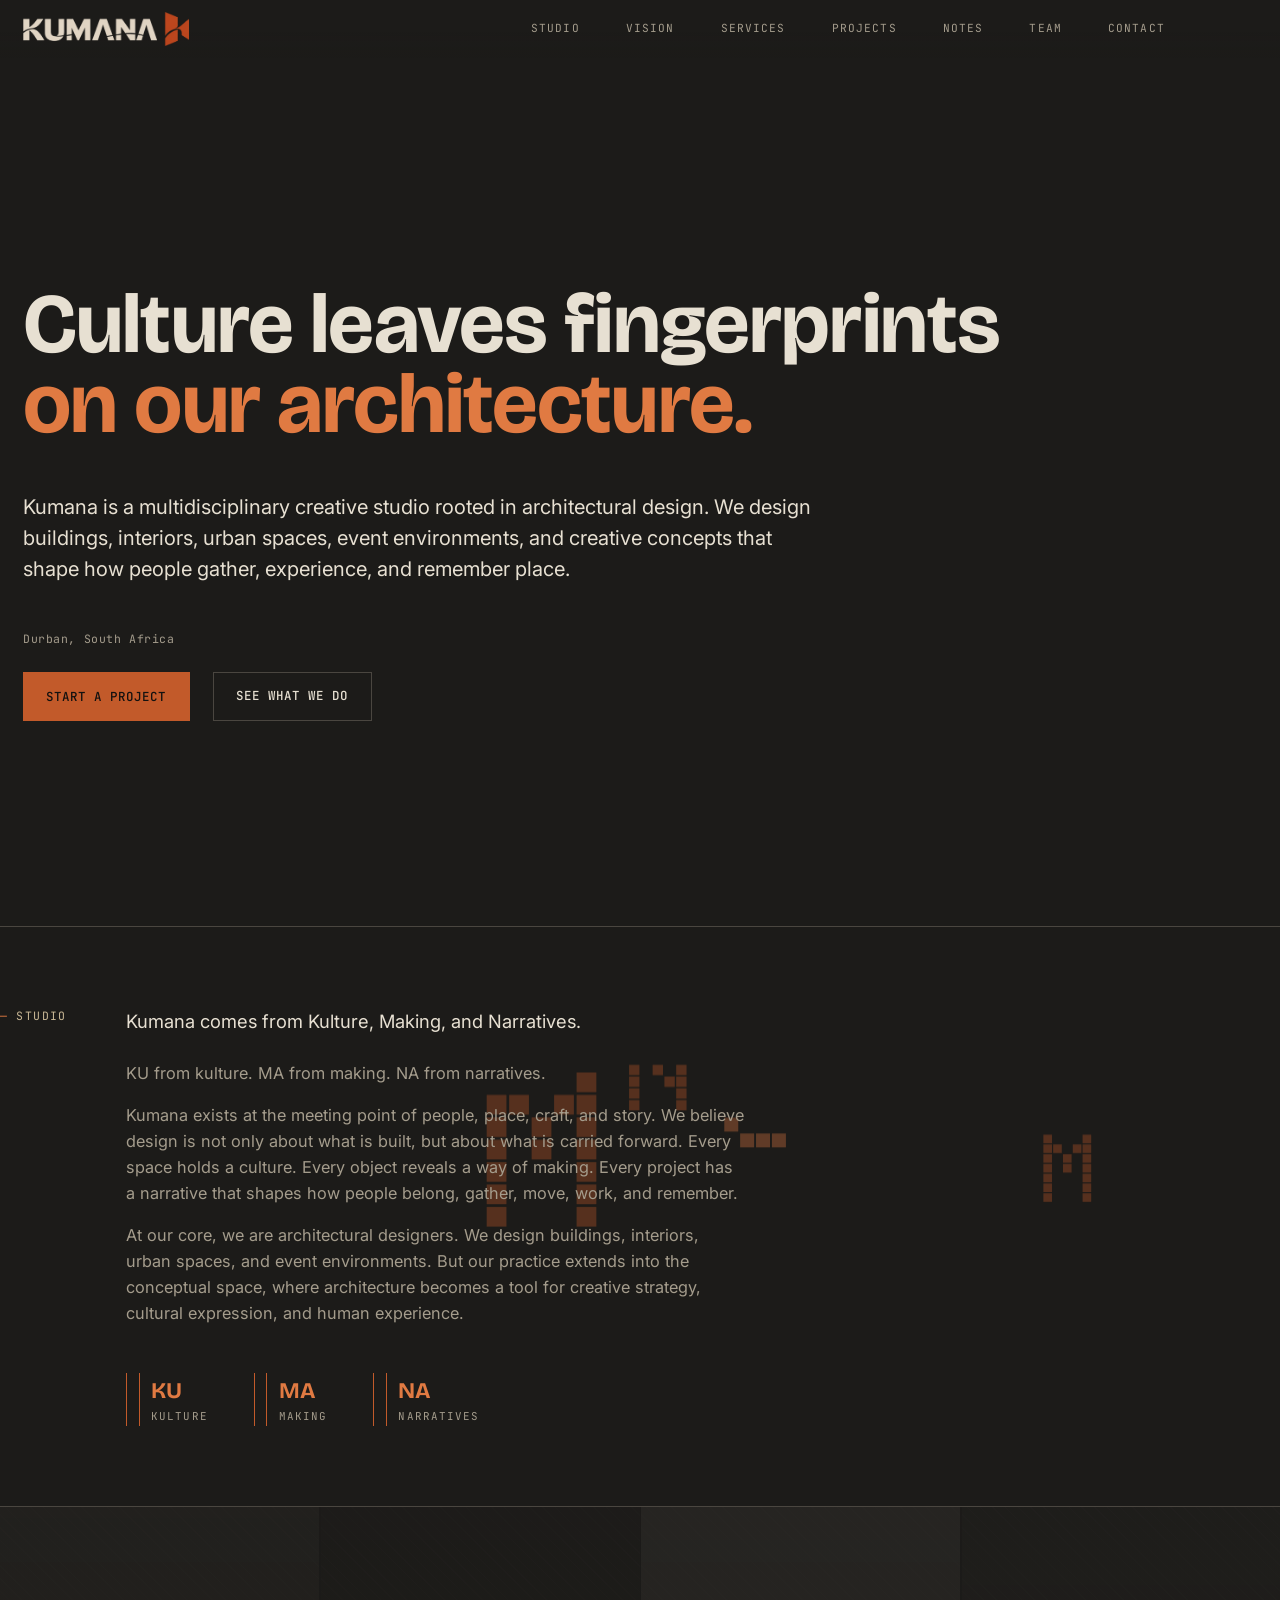
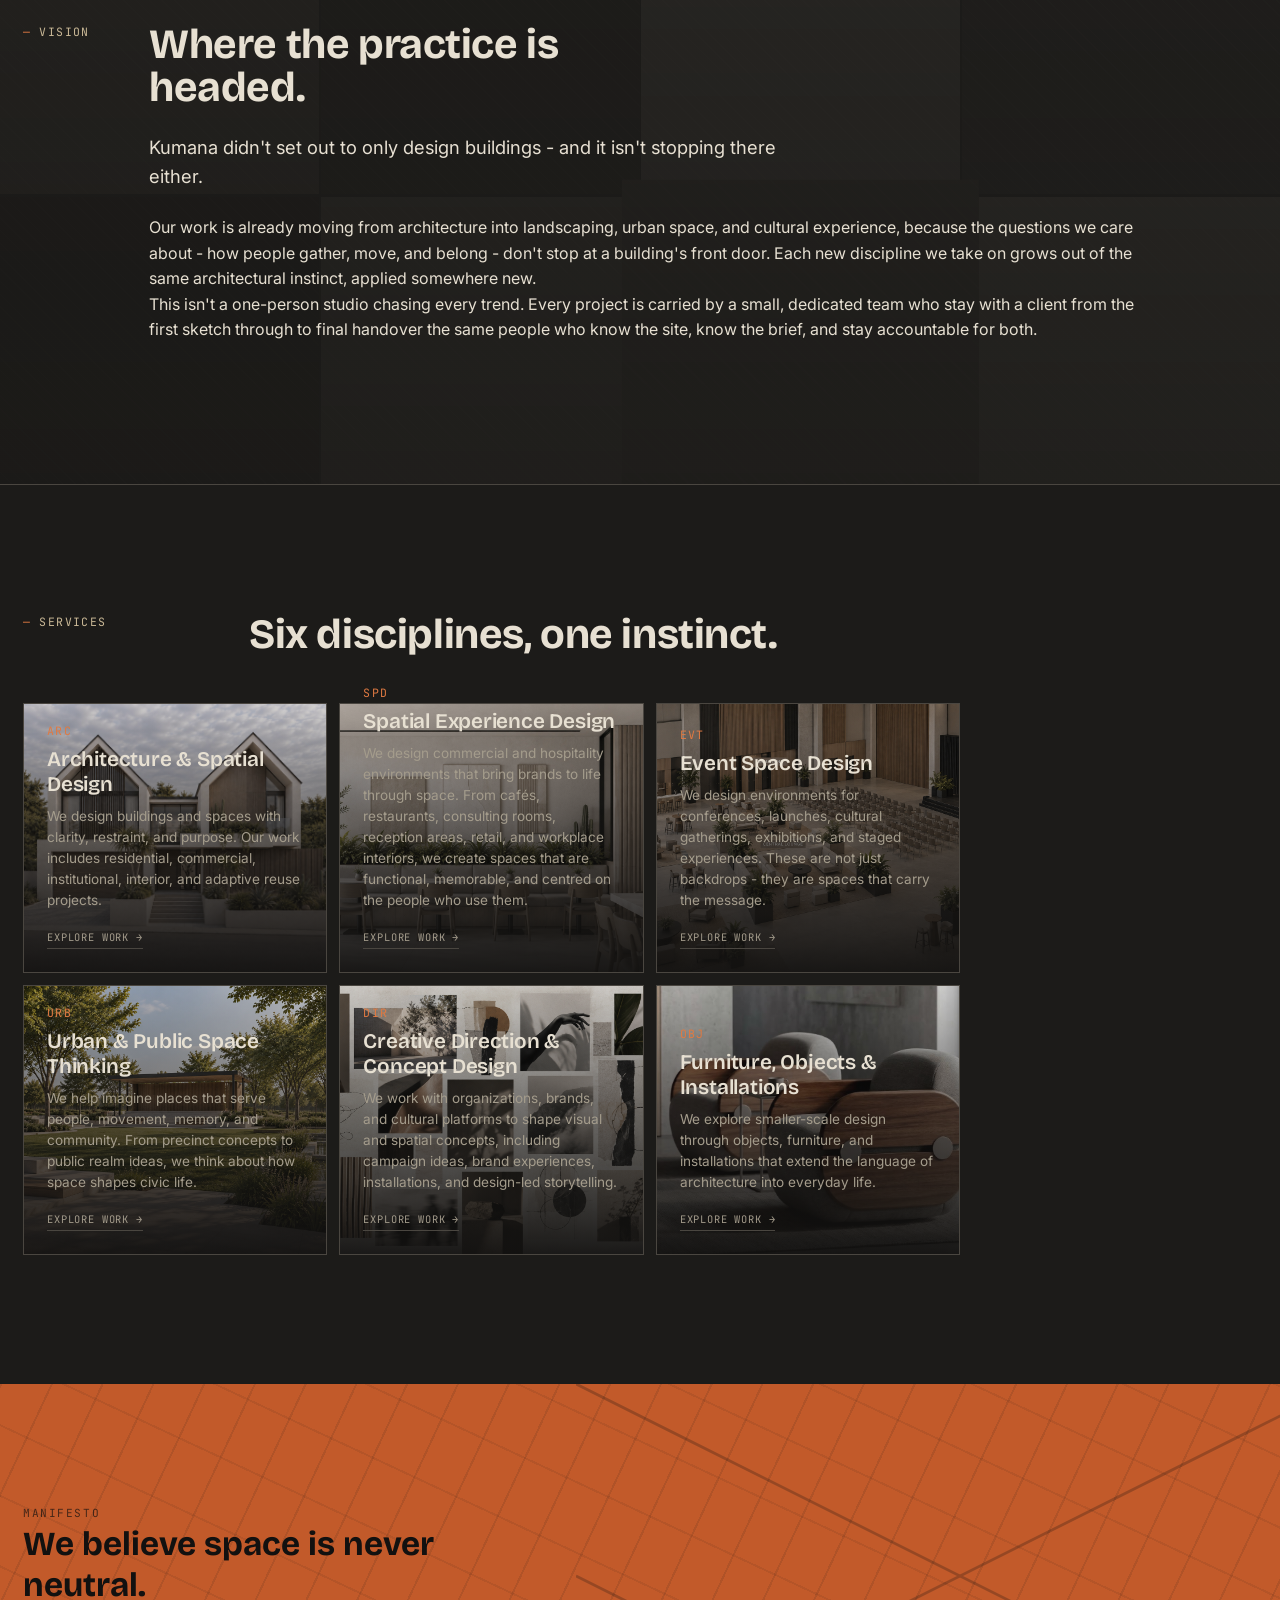
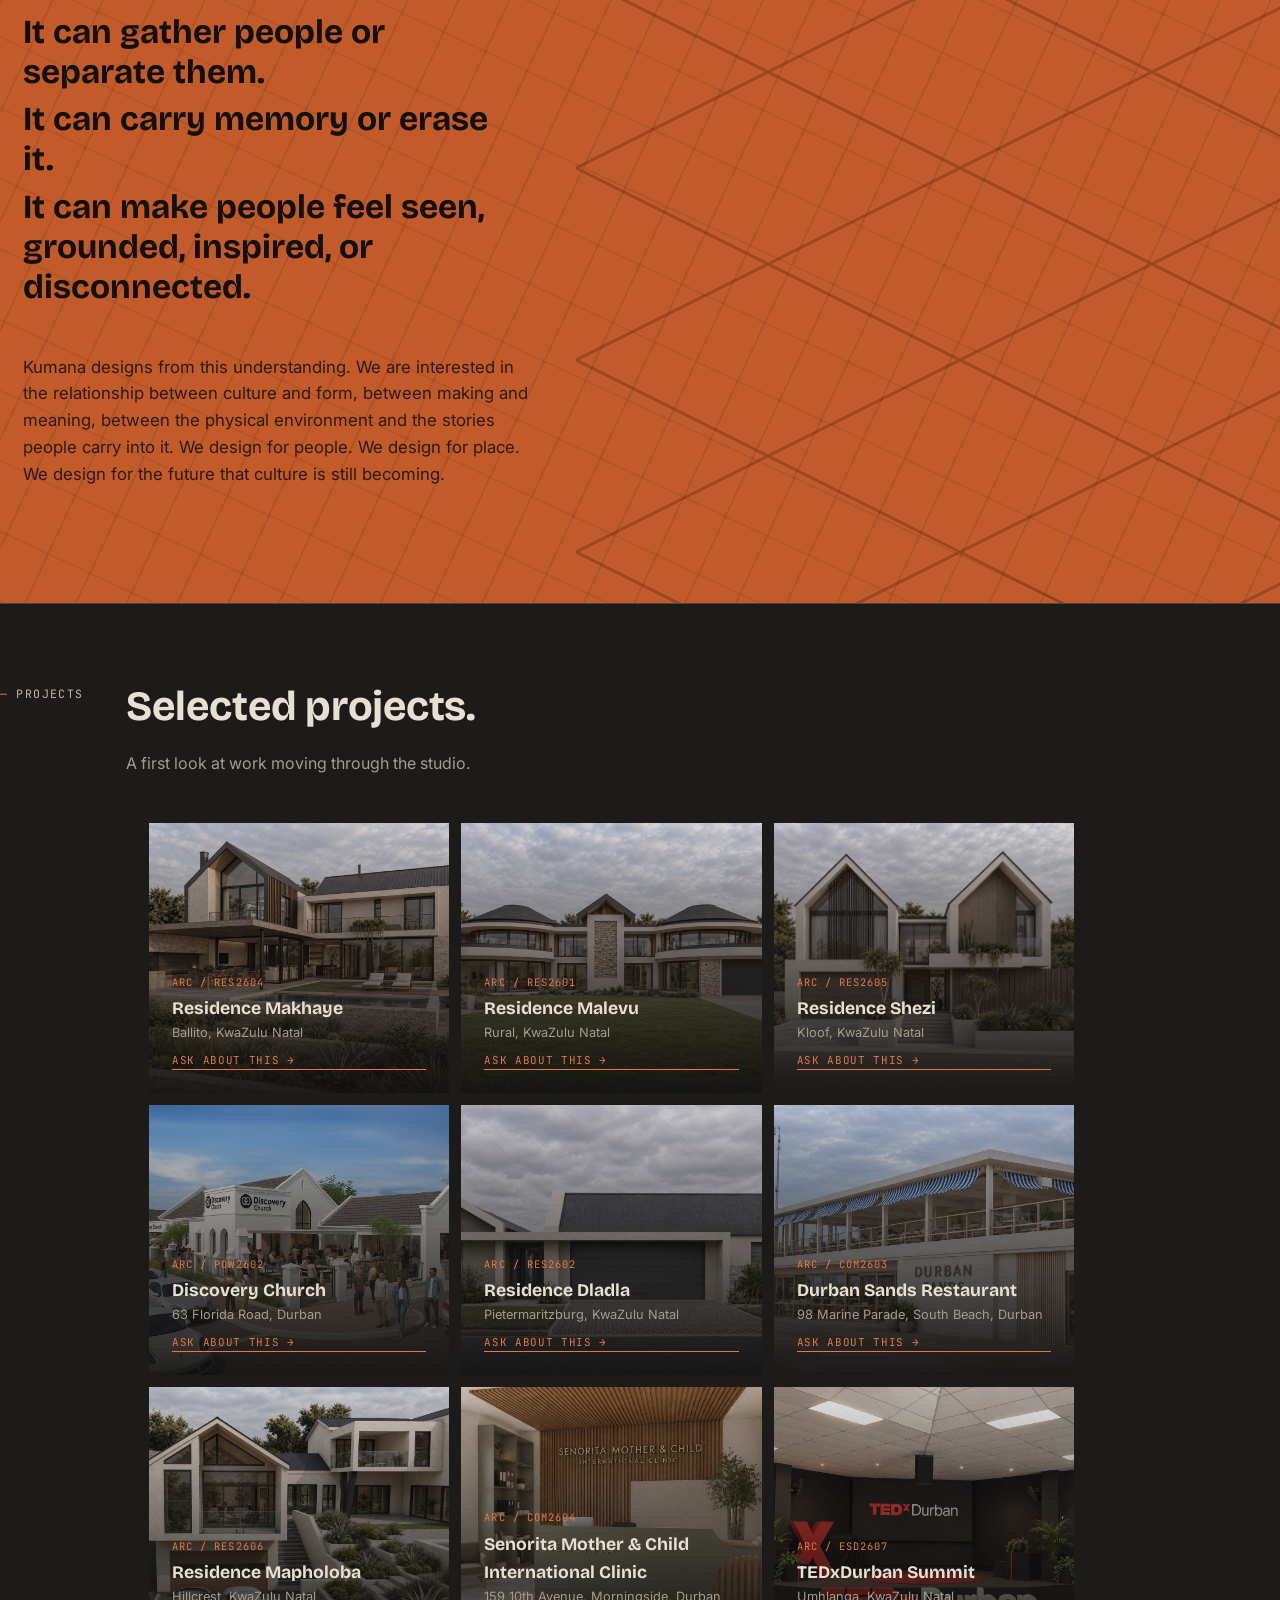
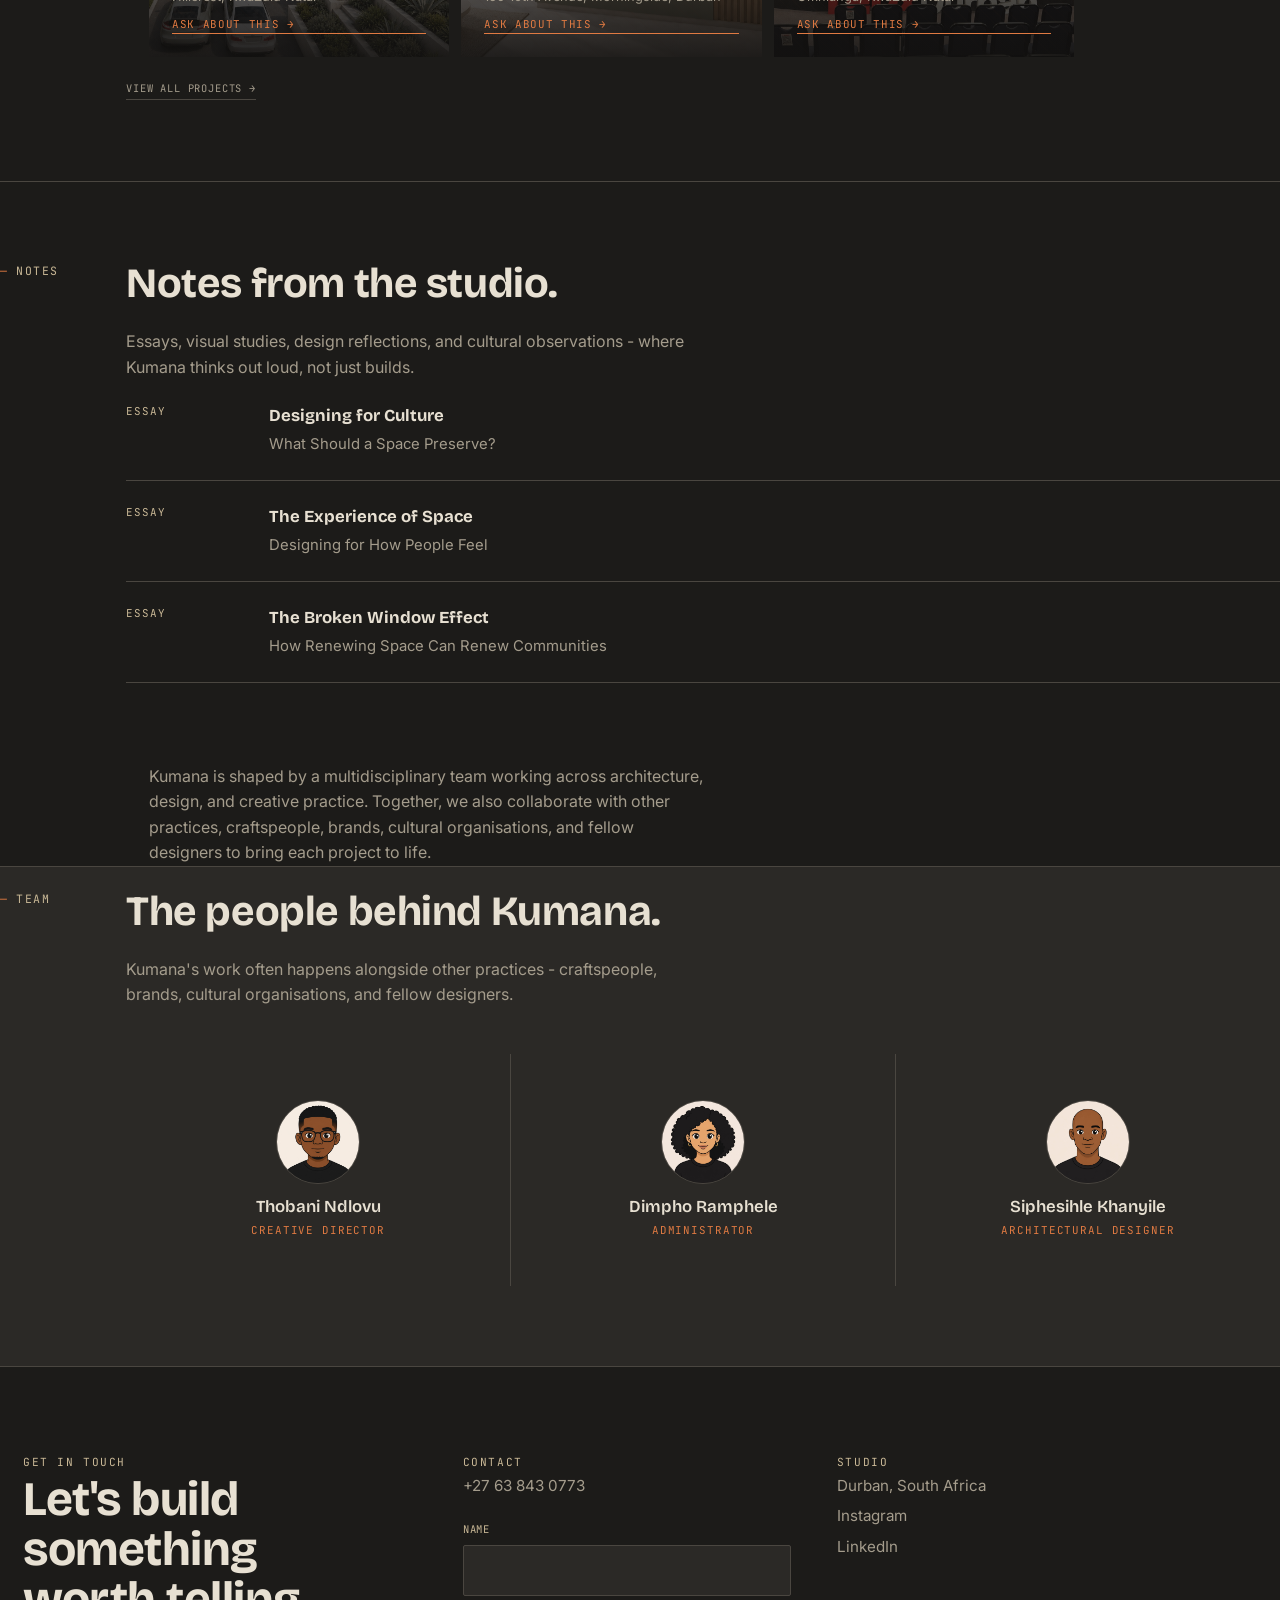
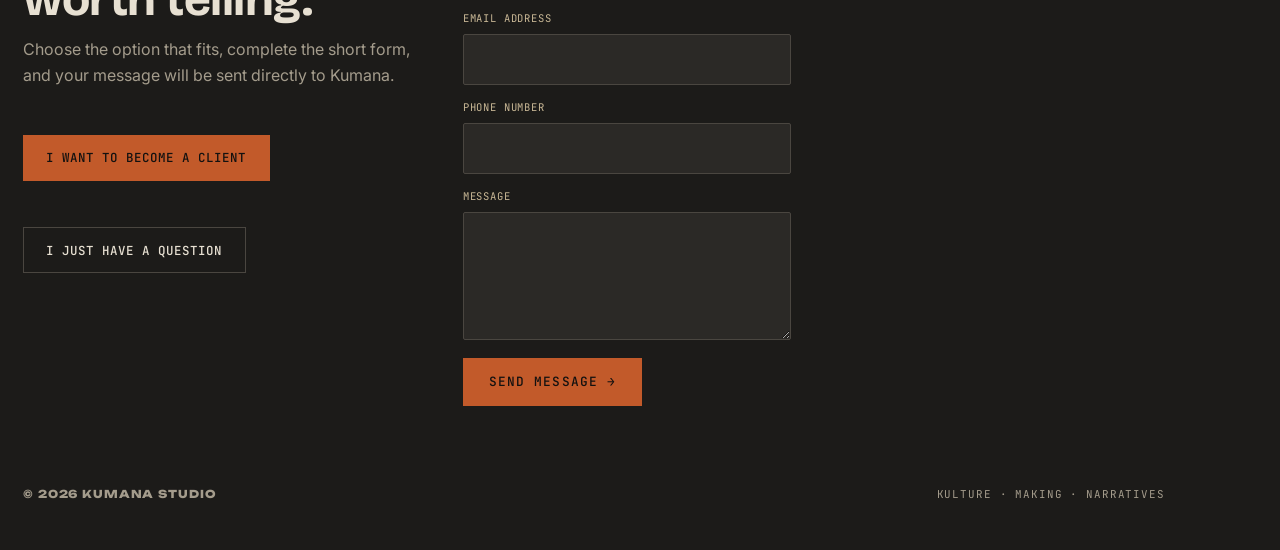
<file: index.html>
<!DOCTYPE html>
<html lang="en">
<head>
<meta charset="UTF-8">
<meta name="viewport" content="width=device-width, initial-scale=1.0">\n<meta name="google-site-verification" content="N22EVgQ6P1qKwz2Srrzs9QNZlHf5FYC-V3m-g_LZRuY" />
<title>Kumana - Multidisciplinary Studio Rooted in Architecture</title>
<meta name="description" content="Kumana is a multidisciplinary creative studio rooted in architectural design, working across architecture, urban design, event spaces, creative direction, spatial experience design, and objects. Our name comes from Culture, Making, and Narratives.">
<meta name="robots" content="index, follow, max-image-preview:large">
<link rel="canonical" href="https://kumana.co/">
<meta property="og:type" content="website">
<meta property="og:site_name" content="Kumana">
<meta property="og:title" content="Kumana - Multidisciplinary Studio Rooted in Architecture">
<meta property="og:description" content="Kumana is a multidisciplinary creative studio rooted in architectural design, working across architecture, urban design, event spaces, creative direction, spatial experience design, and objects.">
<meta property="og:url" content="https://kumana.co/">
<meta property="og:image" content="https://kumana.co/images/kumana-header-logo-transparent.png">
<meta property="og:image:alt" content="Kumana">
<meta property="og:locale" content="en_ZA">
<meta name="twitter:card" content="summary_large_image">
<meta name="twitter:title" content="Kumana - Multidisciplinary Studio Rooted in Architecture">
<meta name="twitter:description" content="Architecture, spatial design, urban thinking, event environments and creative concepts from Durban, South Africa.">
<meta name="twitter:image" content="https://kumana.co/images/kumana-header-logo-transparent.png">
<script type="application/ld+json">
{
  "@context": "https://schema.org",
  "@graph": [
    {
      "@type": "WebSite",
      "@id": "https://kumana.co/#website",
      "url": "https://kumana.co/",
      "name": "Kumana",
      "inLanguage": "en-ZA"
    },
    {
      "@type": "ProfessionalService",
      "@id": "https://kumana.co/#business",
      "name": "Kumana",
      "url": "https://kumana.co/",
      "logo": "https://kumana.co/images/kumana-header-logo-transparent.png",
      "image": "https://kumana.co/images/kumana-header-logo-transparent.png",
      "description": "A multidisciplinary creative studio rooted in architectural design, working across architecture, urban design, event spaces, creative direction, spatial experience design, and objects.",
      "email": "clients@kumana.studio",
      "telephone": "+27 63 843 0773",
      "address": {
        "@type": "PostalAddress",
        "addressLocality": "Durban",
        "addressRegion": "KwaZulu-Natal",
        "addressCountry": "ZA"
      },
      "areaServed": {
        "@type": "Country",
        "name": "South Africa"
      },
      "sameAs": [
        "https://www.instagram.com/kumana.co/",
        "https://www.linkedin.com/company/kumanacollective/"
      ],
      "knowsAbout": [
        "Architecture",
        "Spatial design",
        "Urban design",
        "Public space design",
        "Event space design",
        "Creative direction",
        "Furniture, objects and installations"
      ]
    }
  ]
}
</script>
<link rel="icon" type="image/svg+xml" href="favicon.svg">
<link rel="preconnect" href="https://fonts.googleapis.com">
<link rel="preconnect" href="https://fonts.gstatic.com" crossorigin>
<link href="https://fonts.googleapis.com/css2?family=Bricolage+Grotesque:opsz,wght@12..96,400;12..96,500;12..96,600;12..96,700;12..96,800&family=Inter:wght@400;500;600&family=JetBrains+Mono:wght@400;500&family=Unbounded:wght@700;800;900&display=swap" rel="stylesheet">
<link rel="stylesheet" href="style.css?v=20261125-hero">
</head>
<body> 

<div class="blueprint-grid" aria-hidden="true"></div>

<!-- flowing architectural contour lines behind entire page -->
<svg class="flow-svg" viewBox="0 0 1200 4000" preserveAspectRatio="none" aria-hidden="true">
  <path class="fl-rust" d="M -50 200 C 200 100, 400 350, 650 220 S 1100 100, 1250 260" />
  <path class="fl-stone" d="M -50 640 C 250 780, 500 520, 780 680 S 1150 820, 1250 700" />
  <path class="fl-rust" d="M -50 1200 C 300 1050, 550 1350, 820 1180 S 1150 1000, 1250 1150" />
  <path class="fl-stone" d="M -50 1750 C 260 1900, 520 1650, 800 1820 S 1150 1980, 1250 1850" />
  <path class="fl-rust" d="M -50 2300 C 280 2150, 560 2420, 830 2260 S 1150 2100, 1250 2240" />
  <path class="fl-stone" d="M -50 2850 C 250 3000, 540 2760, 810 2920 S 1150 3060, 1250 2940" />
  <path class="fl-rust" d="M -50 3400 C 300 3250, 560 3520, 830 3360 S 1150 3200, 1250 3340" />
</svg>

<header>
  <div class="wrap header-inner">
    <a class="mark logo-lockup" href="#" aria-label="Kumana home">
      <img src="images/kumana-header-logo-transparent.png?v=20260918-1" alt="Kumana">
    </a>
    <nav>
      <a href="#studio">Studio</a>
      <a href="#vision">Vision</a>
      <a href="#services">Services</a>
      <a href="gallery.html">Projects</a>
      <a href="#thinking">Notes</a>
      <a href="#collaborations">Team</a>
      <a href="#contact">Contact</a>
    </nav>
  </div>
</header>

<main>

  <!-- HERO -->
  <section class="hero">
    <div class="hero-bg" aria-hidden="true">
      <video autoplay muted loop playsinline>
        <source src="images/hero-loop.mp4" type="video/mp4">
      </video>
    </div>
    <div class="hero-overlay" aria-hidden="true"></div>

    <div class="wrap">
      <div class="hero-copy">
        <h1>Culture leaves fingerprints<br> <span class="pop">on our architecture.</span></h1>
        <p class="deck">Kumana is a multidisciplinary creative studio rooted in architectural design. We design buildings, interiors, urban spaces, event environments, and creative concepts that shape how people gather, experience, and remember place.</p>
        <p class="coords">Durban, South Africa</p>
        <div class="cta-row">
          <button type="button" class="cta-btn" data-open-client-modal>Start a project</button>
          <a class="cta-btn ghost" href="#services">See what we do</a>
        </div>
      </div>
    </div>
  </section> 

  <!-- STUDIO / ABOUT -->
  <section id="studio" class="legend-section wrap about">
    <div class="about-bg" aria-hidden="true">
      <canvas id="kumana-canvas"></canvas>
    </div>
    <div class="legend-grid">
      <div class="tag">Studio</div>
      <div>
        <p class="lede">Kumana comes from Kulture, Making, and Narratives.</p>
        <p>KU from kulture. MA from making. NA from narratives.</p>
        <p>Kumana exists at the meeting point of people, place, craft, and story. We believe design is not only about what is built, but about what is carried forward. Every space holds a culture. Every object reveals a way of making. Every project has a narrative that shapes how people belong, gather, move, work, and remember.</p>
        <p>At our core, we are architectural designers. We design buildings, interiors, urban spaces, and event environments. But our practice extends into the conceptual space, where architecture becomes a tool for creative strategy, cultural expression, and human experience.</p>
        <div class="name-breakdown">
          <div><div class="syll">KU</div><div class="mean">kulture</div></div>
          <div><div class="syll">MA</div><div class="mean">Making</div></div>
          <div><div class="syll">NA</div><div class="mean">Narratives</div></div>
        </div>
      </div>
    </div>
  </section>

  <!-- VISION -->
  <section id="vision" class="vision-section">
    <div class="vision-bg" aria-hidden="true">
      <!-- 8 photo tiles — replace each with a real project/team photo when you have them -->
      <div class="photo-tile"><span></span></div>
      <div class="photo-tile"><span></span></div>
      <div class="photo-tile"><span></span></div>
      <div class="photo-tile"><span></span></div>
      <div class="photo-tile"><span></span></div>
      <div class="photo-tile"><span></span></div>
      <div class="photo-tile"><span></span></div>
      <div class="photo-tile"><span></span></div>
    </div>
    <div class="vision-overlay" aria-hidden="true"></div>
    <div class="wrap">
      <div class="legend-grid">
        <div class="tag">Vision</div>
        <div>
          <h2 class="section-title">Where the practice is headed.</h2>
          <p class="vision-lede">Kumana didn't set out to only design buildings - and it isn't stopping there either.</p>
          <p>Our work is already moving from architecture into landscaping, urban space, and cultural experience, because the questions we care about - how people gather, move, and belong - don't stop at a building's front door. Each new discipline we take on grows out of the same architectural instinct, applied somewhere new.</p>
          <p>This isn't a one-person studio chasing every trend. Every project is carried by a small, dedicated team who stay with a client from the first sketch through to final handover the same people who know the site, know the brief, and stay accountable for both.</p>
          <a class="enquire" href="#collaborations">See who you'll be working with →</a>
        </div>
      </div>
    </div>
  </section>

  <!-- SERVICES -->
  <section id="services" class="services-section">
    <div class="wrap services-header">
      <div class="tag">Services</div>
      <div class="services-header-right">
        <h2 class="section-title">Six disciplines, one instinct.</h2>
      </div>
    </div>
      <div class="carousel-outer">
        <div class="svc-card" style="--card-bg: url('images/architecture-service.jpg?v=20260920-1')">
          <div class="svc-card-inner">
            <span class="code">ARC</span>
            <h3>Architecture &amp; Spatial Design</h3>
            <p>We design buildings and spaces with clarity, restraint, and purpose. Our work includes residential, commercial, institutional, interior, and adaptive reuse projects.</p>
            <a class="svc-link" href="work/architecture.html">Explore work →</a>
          </div>
        </div>

        <div class="svc-card" style="--card-bg: url('images/spd-bg.jpg?v=20260920-1')">
          <div class="svc-card-inner">
            <span class="code">SPD</span>
            <h3>Spatial Experience Design</h3>
            <p>We design commercial and hospitality environments that bring brands to life through space. From cafés, restaurants, consulting rooms, reception areas, retail, and workplace interiors, we create spaces that are functional, memorable, and centred on the people who use them.</p>
            <a class="svc-link" href="work/spatial-experience.html">Explore work →</a>
          </div>
        </div>

        <div class="svc-card" style="--card-bg: url('images/evt-bg-20260920.jpg')">
          <div class="svc-card-inner">
            <span class="code">EVT</span>
            <h3>Event Space Design</h3>
            <p>We design environments for conferences, launches, cultural gatherings, exhibitions, and staged experiences. These are not just backdrops - they are spaces that carry the message.</p>
            <a class="svc-link" href="work/events.html">Explore work →</a>
          </div>
        </div>

        <div class="svc-card" style="--card-bg: url('images/urb-bg-20260920.jpg')">
          <div class="svc-card-inner">
            <span class="code">URB</span>
            <h3>Urban &amp; Public Space Thinking</h3>
            <p>We help imagine places that serve people, movement, memory, and community. From precinct concepts to public realm ideas, we think about how space shapes civic life.</p>
            <a class="svc-link" href="work/urban.html">Explore work →</a>
          </div>
        </div>

        <div class="svc-card" style="--card-bg: url('images/dir-bg-20260920.jpg')">
          <div class="svc-card-inner">
            <span class="code">DIR</span>
            <h3>Creative Direction &amp; Concept Design</h3>
            <p>We work with organizations, brands, and cultural platforms to shape visual and spatial concepts, including campaign ideas, brand experiences, installations, and design-led storytelling.</p>
            <a class="svc-link" href="work/direction.html">Explore work →</a>
          </div>
        </div>

        <div class="svc-card" style="--card-bg: url('images/obj-bg.jpg?v=20260919-2312')">
          <div class="svc-card-inner">
            <span class="code">OBJ</span>
            <h3>Furniture, Objects &amp; Installations</h3>
            <p>We explore smaller-scale design through objects, furniture, and installations that extend the language of architecture into everyday life.</p>
            <a class="svc-link" href="work/objects.html">Explore work →</a>
          </div>
        </div>

      </div>
  </section>

  <!-- MANIFESTO -->
  <section class="manifesto">
    <svg class="truss" viewBox="0 0 400 600" preserveAspectRatio="none" aria-hidden="true">
      <g stroke="#121110" stroke-width="1.5" fill="none" opacity="0.5">
        <path d="M0 0 L400 200 M0 100 L400 300 M0 200 L400 400 M0 300 L400 500 M0 400 L400 600" />
        <path d="M400 0 L0 200 M400 100 L0 300 M400 200 L0 400 M400 300 L0 500 M400 400 L0 600" />
      </g>
    </svg>
    <div class="wrap">
      <span class="label">Manifesto</span>
      <div class="m-lines">
        <p>We believe space is never neutral.</p>
        <p>It can gather people or separate them.</p>
        <p>It can carry memory or erase it.</p>
        <p>It can make people feel seen, grounded, inspired, or disconnected.</p>
      </div>
      <p class="m-close">Kumana designs from this understanding. We are interested in the relationship between culture and form, between making and meaning, between the physical environment and the stories people carry into it. We design for people. We design for place. We design for the future that culture is still becoming.</p>
    </div>
  </section>

  <!-- WORK -->
  <section id="work" class="legend-section wrap">
    <div class="legend-grid work-legend-grid">
      <div class="tag">Projects</div>
      <div class="work-content">
        <h2 class="section-title">Selected projects.</h2>
        <p style="color:var(--stone-dim); max-width:50ch;">A first look at work moving through the studio.</p>
        <div class="work-grid">
          <div class="work-item"><img src="images/arc-res2604-Residence-Makhaye.jpg" alt="Residence Makhaye project"><span class="wcode">ARC / RES2604</span><h4>Residence Makhaye</h4><span class="status">Ballito, KwaZulu Natal</span><a class="w-enquire" href="mailto:clients@kumana.studio?subject=Enquiry%3A%20Project%20ARC%2FRES2604">Ask about this →</a></div>
          <div class="work-item"><img src="images/arc-res2601-Residence-Malevu.jpg" alt="Residence Malevu project"><span class="wcode">ARC / RES2601</span><h4>Residence Malevu</h4><span class="status">Rural, KwaZulu Natal</span><a class="w-enquire" href="mailto:clients@kumana.studio?subject=Enquiry%3A%20Project%20ARC%2FRES2601">Ask about this →</a></div>
          <div class="work-item"><img src="images/arc-res2605-Residence-Shezi.jpg" alt="Residence Shezi project"><span class="wcode">ARC / RES2605</span><h4>Residence Shezi</h4><span class="status">Kloof, KwaZulu Natal</span><a class="w-enquire" href="mailto:clients@kumana.studio?subject=Enquiry%3A%20Project%20ARC%2FRES2605">Ask about this →</a></div>
          <div class="work-item"><img src="images/arc-pow2602-Discovery-church.jpg" alt="Discovery Church project"><span class="wcode">ARC / POW2602</span><h4>Discovery Church</h4><span class="status">63 Florida Road, Durban</span><a class="w-enquire" href="mailto:clients@kumana.studio?subject=Enquiry%3A%20Project%20ARC%2FPOW2602">Ask about this →</a></div>
          <div class="work-item"><img src="images/arc-res2602-Residence-Dladla.jpg" alt="Residence Dladla project"><span class="wcode">ARC / RES2602</span><h4>Residence Dladla</h4><span class="status">Pietermaritzburg, KwaZulu Natal</span><a class="w-enquire" href="mailto:clients@kumana.studio?subject=Enquiry%3A%20Project%20ARC%2FRES2602">Ask about this →</a></div>
          <div class="work-item"><img src="images/arc-com2603-durban-sands.jpg" alt="Durban Sands Restaurant project"><span class="wcode">ARC / COM2603</span><h4>Durban Sands Restaurant</h4><span class="status">98 Marine Parade, South Beach, Durban</span><a class="w-enquire" href="mailto:clients@kumana.studio?subject=Enquiry%3A%20Project%20ARC%2FCOM2603">Ask about this →</a></div>
          <div class="work-item"><img src="images/arc-res2606-Residence-Mapholoba.jpg" alt="Residence Mapholoba project"><span class="wcode">ARC / RES2606</span><h4>Residence Mapholoba</h4><span class="status">Hillcrest, KwaZulu Natal</span><a class="w-enquire" href="mailto:clients@kumana.studio?subject=Enquiry%3A%20Project%20ARC%2FRES2606">Ask about this →</a></div>
          <div class="work-item"><img src="images/arc-com2604-Senorita-Clinic.jpg" alt="Senorita Mother &amp; Child International Clinic project"><span class="wcode">ARC / COM2604</span><h4>Senorita Mother &amp; Child International Clinic</h4><span class="status">159 10th Avenue, Morningside, Durban</span><a class="w-enquire" href="mailto:clients@kumana.studio?subject=Enquiry%3A%20Project%20ARC%2FCOM2604">Ask about this →</a></div>
          <div class="work-item"><img src="images/arc-esd2607-TEDxDurban-Summit.jpg" alt="TEDxDurban Summit project"><span class="wcode">ARC / ESD2607</span><h4>TEDxDurban Summit</h4><span class="status">Umhlanga, KwaZulu Natal</span><a class="w-enquire" href="mailto:clients@kumana.studio?subject=Enquiry%3A%20Project%20ARC%2FESD2607">Ask about this →</a></div>
        </div>
        <a class="svc-link" style="display:inline-block; margin-top:var(--space-s);" href="gallery.html">View all projects →</a>
      </div>
    </div>
  </section>

  <!-- THINKING -->
  <section id="thinking" class="legend-section wrap">
    <div class="legend-grid">
      <div class="tag">Notes</div>
      <div>
        <h2 class="section-title">Notes from the studio.</h2>
        <p style="color:var(--stone-dim); max-width:56ch; margin-bottom:var(--space-s);">Essays, visual studies, design reflections, and cultural observations - where Kumana thinks out loud, not just builds.</p>
        <div class="thinking-list">
          <a class="thinking-item" href="https://thobanindlovu20.substack.com/p/designing-for-culture" target="_blank" rel="noopener noreferrer" aria-label="Read Designing for Culture on Substack">
            <span class="t-tag">Essay</span>
            <div><h4>Designing for Culture</h4><p>What Should a Space Preserve?</p></div>
          </a>
          <a class="thinking-item" href="https://thobanindlovu20.substack.com/p/the-experience-of-space" target="_blank" rel="noopener noreferrer" aria-label="Read The Experience of Space on Substack">
            <span class="t-tag">Essay</span>
            <div><h4>The Experience of Space</h4><p>Designing for How People Feel</p></div>
          </a>
          <a class="thinking-item" href="https://thobanindlovu20.substack.com/p/the-broken-window-effect" target="_blank" rel="noopener noreferrer" aria-label="Read The Broken Window Effect on Substack">
            <span class="t-tag">Essay</span>
            <div><h4>The Broken Window Effect</h4><p>How Renewing Space Can Renew Communities</p></div>
          </a>
        </div>
      </div>
    </div>
  </section>

  <div class="team-intro wrap">
    <p>Kumana is shaped by a multidisciplinary team working across architecture, design, and creative practice. Together, we also collaborate with other practices, craftspeople, brands, cultural organisations, and fellow designers to bring each project to life.</p>
  </div>
  <section id="collaborations" class="legend-section wrap collab hatch">
    <div class="legend-grid">
            <div class="tag">Team</div>
      <div>
                <h2 class="section-title">The people behind Kumana.</h2>
        <p style="color:var(--stone-dim); max-width:56ch; margin-bottom:var(--space-s);">Kumana's work often happens alongside other practices - craftspeople, brands, cultural organisations, and fellow designers.</p>
        <div class="collab-grid">
          <div class="collab-cell">
            <div class="collab-photo"><img src="images/thobani-ndlovu.jpg" alt=""></div>
            <div>
              <div class="collab-name">Thobani Ndlovu</div>
              <div class="collab-role">Creative Director</div>
            </div>
          </div>
          <div class="collab-cell">
            <div class="collab-photo"><img src="images/dimpho-ramphele.jpg" alt=""></div>
            <div>
              <div class="collab-name">Dimpho Ramphele</div>
              <div class="collab-role">Administrator</div>
            </div>
          </div>
          <div class="collab-cell">
            <div class="collab-photo"><img src="images/siphesihle-khanyile.jpg" alt=""></div>
            <div>
              <div class="collab-name">Siphesihle Khanyile</div>
              <div class="collab-role">Architectural Designer</div>
            </div>
          </div>
        </div>
      </div>
    </div>
  </section>

  <!-- CONTACT -->
  <footer id="contact" class="wrap">
    <div class="foot-grid">
      <div>
        <span class="label">Get in touch</span>
        <h2>Let's build something worth telling.</h2>
        <p style="color:var(--stone-dim); max-width:44ch; margin-top:0.8rem;">Choose the option that fits, complete the short form, and your message will be sent directly to Kumana.</p>
        <div class="cta-row" style="margin-top:var(--space-s); flex-direction:column; align-items:flex-start;">
          <button type="button" class="cta-btn" id="become-client-btn" data-open-client-modal>I want to become a client</button>
          <button type="button" class="cta-btn ghost" id="question-btn">I just have a question</button>
        </div>
      </div>
      <div class="col">
        <span class="label">Contact</span>
        
        <a href="tel:+27638430773">+27 63 843 0773</a>
        <form class="footer-contact-form" action="https://formsubmit.co/thobanindlovu@outlook.com" method="POST">
  <input type="hidden" name="_subject" value="New enquiry from Kumana.co">
  <input type="hidden" name="_template" value="table">
  <input type="hidden" name="_next" value="https://kumana.co/?sent=1#contact">
  <input type="text" name="_honey" tabindex="-1" autocomplete="off" class="form-honeypot" aria-hidden="true">
  <label for="footer-name">Name</label>
  <input type="text" id="footer-name" name="name" autocomplete="name" required>
  <label for="footer-email">Email address</label>
  <input type="email" id="footer-email" name="email" autocomplete="email" required>
  <label for="footer-phone">Phone number</label>
  <input type="tel" id="footer-phone" name="phone" autocomplete="tel">
  <label for="footer-message">Message</label>
  <textarea id="footer-message" name="message" rows="4" required></textarea>
  <button type="submit" class="form-submit">Send message →</button>
</form>
      </div>
      <div class="col">
        <span class="label">Studio</span>
        <p>Durban, South Africa</p>
        <a href="https://www.instagram.com/kumana.co/">Instagram</a>
        <a href="https://www.linkedin.com/company/kumanacollective/">LinkedIn</a>
      </div>
    </div>
    <div class="bottom">
      <span class="logo-font">© 2026 KUMANA STUDIO</span>
      <span>KULTURE · MAKING · NARRATIVES</span>
    </div>
  </footer>

  <!-- BECOME A CLIENT — MODAL FORM -->
  <div class="modal-overlay" id="client-modal-overlay" hidden>
    <div class="modal-dialog" role="dialog" aria-modal="true" aria-labelledby="client-modal-title">
      <button type="button" class="modal-close" id="client-modal-close" aria-label="Close form">&times;</button>
      <span class="label">New enquiry</span>
      <h2 id="client-modal-title" class="section-title modal-title">Tell us about your project.</h2>
      <p style="color:var(--stone-dim); max-width:52ch; margin-bottom:var(--space-m);">Share the essentials below and your enquiry will be sent directly to Kumana.</p>

      <form id="client-form" novalidate>
        <div class="form-row-2">
          <div class="form-field">
            <label for="cf-name">Name</label>
            <input type="text" id="cf-name" name="name" autocomplete="given-name" required>
          </div>
          <div class="form-field">
            <label for="cf-surname">Surname</label>
            <input type="text" id="cf-surname" name="surname" autocomplete="family-name" required>
          </div>
        </div>

        <div class="form-row-2">
          <div class="form-field">
            <label for="cf-email">Email</label>
            <input type="email" id="cf-email" name="email" autocomplete="email" required>
          </div>
          <div class="form-field">
            <label for="cf-whatsapp">WhatsApp number</label>
            <input type="tel" id="cf-whatsapp" name="whatsapp" placeholder="+27 XX XXX XXXX" autocomplete="tel" required>
          </div>
        </div>

        <div class="form-field">
          <label id="cf-project-type-label">Project type</label>
          <div class="quick-picks" data-group="project-type" role="group" aria-labelledby="cf-project-type-label">
            <button type="button" class="quick-pick" data-value="New Build" aria-pressed="false">New Build</button>
            <button type="button" class="quick-pick" data-value="Addition / Renovation" aria-pressed="false">Addition / Renovation</button>
          </div>
        </div>

        <div class="form-field">
          <label id="cf-discipline-label">Discipline</label>
          <div class="quick-picks" data-group="discipline" role="group" aria-labelledby="cf-discipline-label">
            <button type="button" class="quick-pick" data-value="Architecture &amp; Spatial Design" aria-pressed="false">Architecture &amp; Spatial Design</button>
            <button type="button" class="quick-pick" data-value="Spatial Experience Design" aria-pressed="false">Spatial Experience Design</button>
            <button type="button" class="quick-pick" data-value="Event Space Design" aria-pressed="false">Event Space Design</button>
            <button type="button" class="quick-pick" data-value="Urban &amp; Public Space Thinking" aria-pressed="false">Urban &amp; Public Space Thinking</button>
            <button type="button" class="quick-pick" data-value="Creative Direction &amp; Concept Design" aria-pressed="false">Creative Direction &amp; Concept Design</button>
            <button type="button" class="quick-pick" data-value="Furniture, Objects &amp; Installations" aria-pressed="false">Furniture, Objects &amp; Installations</button>
          </div>
        </div>

        <div class="form-field">
          <label for="cf-location">Project location</label>
          <select id="cf-location" name="location" required>
            <option value="" disabled selected>Select a province</option>
            <option>Eastern Cape</option>
            <option>Free State</option>
            <option>Gauteng</option>
            <option>KwaZulu-Natal</option>
            <option>Limpopo</option>
            <option>Mpumalanga</option>
            <option>North West</option>
            <option>Northern Cape</option>
            <option>Western Cape</option>
            <option>Outside South Africa</option>
          </select>
        </div>

        <button type="submit" class="form-submit">Send enquiry →</button>
        <p class="form-status" id="cf-status" role="status"></p>
      </form>
    </div>
  </div>

  <!-- GENERAL QUESTION — MODAL FORM -->
  <div class="modal-overlay" id="question-modal-overlay" hidden>
    <div class="modal-dialog" role="dialog" aria-modal="true" aria-labelledby="question-modal-title">
      <button type="button" class="modal-close" id="question-modal-close" aria-label="Close form">&times;</button>
      <span class="label">General enquiry</span>
      <h2 id="question-modal-title" class="section-title modal-title">What would you like to ask?</h2>
      <p style="color:var(--stone-dim); max-width:52ch; margin-bottom:var(--space-m);">Send your question directly to Kumana and we will get back to you.</p>
      <form id="question-form" novalidate>
        <div class="form-row-2">
          <div class="form-field"><label for="qf-name">Name</label><input type="text" id="qf-name" name="name" autocomplete="name" required></div>
          <div class="form-field"><label for="qf-email">Email</label><input type="email" id="qf-email" name="email" autocomplete="email" required></div>
        </div>
        <div class="form-field"><label for="qf-subject">Subject</label><input type="text" id="qf-subject" name="subject" required></div>
        <div class="form-field"><label for="qf-message">Question</label><textarea id="qf-message" name="message" rows="5" required></textarea></div>
        <button type="submit" class="form-submit">Send question →</button>
        <p class="form-status" id="qf-status" role="status"></p>
      </form>
    </div>
  </div>

</main>

<script src="script.js"></script>


</body>
</html>
</file>
<file: style.css>
:root{
    --charcoal:#1c1b19;
    --charcoal-deep:#121110;
    --charcoal-light:#2b2926;
    --stone:#e7e0d2;
    --stone-dim:#a49c8c;
    --rust:#c25a2a;
    --rust-bright:#e07a42;
    --rust-dim:#8a3f1e; 
    --indigo:#414d73;
    --line:#4a4640;
    --sand:#c9b896;
    --space-xs: clamp(0.5rem, 0.4rem + 0.4vw, 0.75rem);
    --space-s: clamp(1rem, 0.8rem + 0.8vw, 1.5rem);
    --space-m: clamp(2rem, 1.6rem + 1.6vw, 3rem);
    --space-l: clamp(3.5rem, 2.8rem + 2.8vw, 6rem);
    --space-xl: clamp(5rem, 4rem + 4vw, 9rem);
  }

  *{box-sizing:border-box; margin:0; padding:0;}
  html{scroll-behavior:smooth;}

  body{
    background:var(--charcoal);
    color:var(--stone);
    font-family:'Inter', sans-serif;
    font-size:16px;
    line-height:1.6;
    overflow-x:hidden;
  }

  ::selection{ background:var(--rust); color:var(--charcoal-deep); }
  a{ color:inherit; text-decoration:none; }
  :focus-visible{ outline:2px solid var(--rust-bright); outline-offset:4px; }

  h1,h2,h3{
    font-family:'Bricolage Grotesque', sans-serif;
    font-weight:700;
    letter-spacing:-0.01em;
    line-height:1.05;
  }

  .label{
    font-family:'JetBrains Mono', monospace;
    font-size:0.7rem;
    letter-spacing:0.14em;
    text-transform:uppercase;
    color:var(--sand);
  }

  .wrap{
    max-width:1300px;
    margin:0;
    padding-left:var(--space-s);
    padding-right:var(--space-xl);
  }

  /* ================= FLOWING ARCHITECTURAL PATTERN LAYER ================= */
  .blueprint-grid{
    position:fixed; inset:0; pointer-events:none; z-index:0;
    background-image:
      linear-gradient(var(--line) 1px, transparent 1px),
      linear-gradient(90deg, var(--line) 1px, transparent 1px);
    background-size:64px 64px;
    opacity:0.05;
  }

  .flow-svg{
    position:fixed; inset:0; width:100%; height:100%;
    pointer-events:none; z-index:0;
    opacity:0.14;
  }
  .flow-svg path{ fill:none; stroke-width:1.1; }
  .flow-svg .fl-rust{ stroke:var(--rust); }
  .flow-svg .fl-stone{ stroke:var(--stone-dim); }

  /* diagonal hatch used on gray/utility surfaces */
  .hatch{
    background-image:repeating-linear-gradient(
      -45deg,
      rgba(231,224,210,0.05) 0px,
      rgba(231,224,210,0.05) 1px,
      transparent 1px,
      transparent 10px
    );
  }

  /* ================= NAV ================= */
  header{
    position:fixed; top:0; left:0; right:0; z-index:50;
    padding:var(--space-xs) 0;
    background:linear-gradient(var(--charcoal) 55%, transparent);
  }
  .header-inner{
    display:flex; justify-content:space-between; align-items:center;
    gap:var(--space-m);
  }
  header .mark{
    flex-shrink:0;
  }
  .logo-lockup{
    display:block;
    width:clamp(9.5rem, 13vw, 11rem);
    height:auto;
  }
  .logo-lockup img{
    display:block;
    width:100%;
    height:auto;
  }
  .logo-font{
    font-family:'Unbounded', sans-serif;
    font-weight:800;
  }
  header nav{ display:flex; gap:var(--space-m); flex-wrap:wrap; justify-content:flex-end; }
  header nav a{
    font-family:'JetBrains Mono', monospace;
    font-size:0.7rem; letter-spacing:0.1em; text-transform:uppercase;
    color:var(--stone-dim); transition:color .2s ease; position:relative;
    white-space:nowrap;
  }
  header nav a:hover{ color:var(--stone); }
  header nav a::after{
    content:''; position:absolute; left:0; bottom:-4px;
    width:0; height:1px; background:var(--rust-bright);
    transition:width .25s ease;
  }
  header nav a:hover::after{ width:100%; }
  @media (max-width:820px){ header nav{ display:none; } }

  section{ position:relative; z-index:1; }

  /* ================= HERO — full-bleed background with overlaid copy ================= */
  .hero{
    min-height:100svh;
    position:relative;
    display:flex;
    align-items:center;
    padding-top:clamp(8rem, 15vh, 11rem); padding-bottom:var(--space-l);
    overflow:hidden;
    isolation:isolate;
  }

  .hero-bg{
    position:absolute; inset:0;
    z-index:-2;
    display:flex; align-items:center; justify-content:center;
    background:var(--charcoal);
  }
  .hero-bg video{
    width:100%; height:100%; object-fit:cover; display:block;
  }
  .hero-bg svg{ width:60%; max-width:520px; height:auto; opacity:0.5; }
  .hero-bg path, .hero-bg line, .hero-bg circle{
    fill:none; stroke:var(--stone-dim); stroke-width:1;
    stroke-dasharray:1600; stroke-dashoffset:1600;
    animation:draw 2.8s ease forwards .3s;
  }
  .hero-bg .accent{ stroke:var(--rust-bright); stroke-width:1.4; }

  .hero-overlay{
    position:absolute; inset:0; z-index:-1;
    background:linear-gradient(180deg, rgba(28,27,25,0.55) 0%, rgba(28,27,25,0.75) 55%, rgba(28,27,25,0.92) 100%);
  }

  .hero > .wrap{ width:100%; }
  .hero-copy{ position:relative; max-width:72rem; container-type:inline-size; }
  .hero h1{
    font-size:clamp(1rem, 7.4cqw, 5.5rem);
    max-width:none;
    line-height:0.95;
  }
  .hero h1 .hero-line{ display:block; white-space:nowrap; }
  .hero h1 .pop{ color:var(--rust-bright); }
  .hero p.deck{
    margin-top:var(--space-m); max-width:62ch;
    color:var(--stone); font-size:clamp(1.05rem, 0.9rem + 0.45vw, 1.35rem);
    line-height:1.55;
    position:relative;
  }
  .hero .coords{
    margin-top:var(--space-m);
    font-family:'JetBrains Mono', monospace;
    font-size:0.72rem; color:var(--stone-dim); letter-spacing:0.05em;
  }
  @keyframes draw{ to{ stroke-dashoffset:0; } }

  /* ================= LEGEND SECTION SCAFFOLD ================= */
  .legend-section{ padding:var(--space-l) 0; border-top:1px solid var(--line); }
  .legend-grid{ display:grid; grid-template-columns:80px 1fr; gap:var(--space-m); }
  @media (max-width:760px){ .legend-grid{ grid-template-columns:1fr; gap:var(--space-s); } }
  .legend-grid .tag, .services-header .tag{
    font-family:'JetBrains Mono', monospace; font-size:0.72rem;
    letter-spacing:0.12em; text-transform:uppercase; color:var(--sand);
    display:flex; align-items:flex-start; gap:0.5rem;
  }
  .legend-grid .tag::before, .services-header .tag::before{ content:'—'; color:var(--rust-bright); }
  .section-title{
    font-size:clamp(1.8rem, 1.4rem + 2vw, 2.6rem);
    max-width:20ch; margin-bottom:var(--space-s);
  }

  /* ================= ABOUT ================= */
  .about{ overflow:hidden; }
  .about-bg{
    position:absolute;
    inset:0;
    z-index:0;
    pointer-events:none;
    opacity:0.35;
    overflow:hidden;
  }
  .about-bg canvas{ width:100%; height:100%; display:block; }
  @media (max-width:700px){
    .about-bg{ opacity:0.28; }
  }
  .about .legend-grid{ position:relative; z-index:1; }
  .about p{ max-width:62ch; color:var(--stone-dim); font-size:1.02rem; }

  /* ================= VISION — photo collage background ================= */
  .vision-section{
    position:relative;
    padding:var(--space-xl) 0;
    overflow:hidden;
    isolation:isolate;
    border-top:1px solid var(--line);
  }
  .vision-bg{
    position:absolute; inset:0; z-index:-2;
    display:grid;
    grid-template-columns:repeat(4, 1fr);
    grid-template-rows:repeat(2, 1fr);
    gap:2px;
  }
  .photo-tile{
    background:var(--charcoal-light);
    position:relative;
    display:flex; align-items:center; justify-content:center;
    overflow:hidden;
    transform:scale(1);
    transition:transform 1.1s ease, filter 1.1s ease;
    will-change:transform;
  }
  .photo-tile img{
    position:absolute; inset:0;
    width:100%; height:100%;
    object-fit:cover;
  }
  .photo-tile.random-hover{
    transform:scale(1.12);
    filter:brightness(1.15);
    z-index:1;
  }
  .photo-tile::before{
    content:'';
    position:absolute; inset:0;
    background:repeating-linear-gradient(45deg, transparent, transparent 8px, rgba(231,224,210,0.04) 8px, rgba(231,224,210,0.04) 9px);
  }
  .photo-tile:nth-child(1){ background:#3d3934; }
  .photo-tile:nth-child(2){ background:#221f1c; }
  .photo-tile:nth-child(3){ background:#55504a; }
  .photo-tile:nth-child(4){ background:#2b2926; }
  .photo-tile:nth-child(5){ background:#181613; }
  .photo-tile:nth-child(6){ background:#4a453e; }
  .photo-tile:nth-child(7){ background:#332f2a; }
  .photo-tile:nth-child(8){ background:#5c564e; }
  @media (max-width:700px){
    .vision-bg{ grid-template-columns:repeat(2, 1fr); grid-template-rows:repeat(4, 1fr); }
  }
  .vision-overlay{
    position:absolute; inset:0; z-index:-1;
    background:linear-gradient(180deg, rgba(28,27,25,0.82) 0%, rgba(28,27,25,0.92) 100%);
  }
  .vision-lede{ color:var(--stone); font-size:1.15rem; max-width:56ch; margin-bottom:var(--space-s); }
  .about p + p{ margin-top:1rem; }
  .about .lede{ color:var(--stone); font-size:1.15rem; max-width:56ch; margin-bottom:var(--space-s); }
  .name-breakdown{ display:flex; gap:var(--space-m); margin-top:var(--space-m); flex-wrap:wrap; }
  .name-breakdown div{ border-left:1px solid var(--rust); padding-left:var(--space-xs); }
  .name-breakdown .syll{ font-family:'Bricolage Grotesque', sans-serif; color:var(--rust-bright); font-size:1.4rem; font-weight:700; }
  .name-breakdown .mean{ font-family:'JetBrains Mono', monospace; font-size:0.68rem; text-transform:uppercase; letter-spacing:0.1em; color:var(--stone-dim); }

  /* ================= SERVICES CAROUSEL ================= */
  .services-section{
    padding: var(--space-l) 0;
    border-top: 1px solid var(--line);
    min-height: 100svh;
    display: flex;
    flex-direction: column;
    justify-content: center;
    position: relative;
    z-index: 1;
  }
  .services-header{
    display: grid;
    grid-template-columns: 180px 1fr;
    gap: var(--space-m);
    margin-bottom: var(--space-m);
    align-items: start;
  }
  @media (max-width:760px){ .services-header{ grid-template-columns:1fr; } }
  .services-header-right{ display:flex; flex-direction:column; gap:var(--space-s); }
  .services-header .section-title{ margin-bottom:0; }
  
  .carousel-outer{
    display:grid;
    grid-template-columns:repeat(3, minmax(0, 1fr));
    gap:0.75rem;
    width:75%;
    max-width:1400px;
    padding:0 0 0 var(--space-s);
    margin-right:auto;
  }
.carousel-btn{
  background:transparent;
  border:none;
  color:var(--line);
  font-size:1.8rem;
  line-height:1;
  cursor:pointer;
  flex-shrink:0;
  padding:0.2rem 0.4rem;
  transition:color .2s;
}
.carousel-btn:hover{color:var(--rust-bright);}
  /* Cards */
  .svc-card{
    min-width:0;
    height:270px;
    background-color:#1e1d1b;
    background-image:var(--card-bg);
    background-size:cover;
    background-position:center;
    position:relative;
    padding:var(--space-s);
    display:flex;
    flex-direction:column;
    justify-content:flex-start;
    gap:0;
    border:1px solid var(--line);
    transition:border-color .3s;
  }
  .svc-link{
    display:inline-flex; align-items:center; gap:0.4rem;
    margin-top:0.6rem;
    font-family:'JetBrains Mono', monospace;
    font-size:0.65rem; letter-spacing:0.08em;
    text-transform:uppercase; color:var(--stone-dim);
    border-bottom:1px solid var(--line);
    padding-bottom:0.15rem;
    transition:color .2s, border-color .2s, gap .2s;
    width:fit-content;
  }
  .svc-link:hover{ color:var(--rust-bright); border-color:var(--rust-bright); gap:0.6rem; }

  .svc-card:hover{ border-color: var(--rust); }
  .svc-card::before{
    content: '';
    position: absolute; inset: 0;
    background: linear-gradient(
      to top,
      rgba(18,17,16,0.96) 0%,
      rgba(18,17,16,0.6) 50%,
      rgba(18,17,16,0.15) 100%
    );
    z-index: 1;
    transition: opacity .3s;
  }
  .svc-card:hover::before{
    background: linear-gradient(
      to top,
      rgba(18,17,16,0.98) 0%,
      rgba(18,17,16,0.7) 50%,
      rgba(18,17,16,0.25) 100%
    );
  }
  .svc-card-inner{
    position: absolute;
    bottom: 0; left: 0; right: 0;
    padding: var(--space-s);
    z-index: 2;
    display: flex;
    flex-direction: column;
    gap: 0.5rem;
  }
  .svc-card .code{
    font-family: 'JetBrains Mono', monospace;
    color: var(--rust-bright);
    font-size: 0.72rem;
    letter-spacing: 0.12em;
    text-transform: uppercase;
  }
  .svc-card h3{
    font-family: 'Bricolage Grotesque', sans-serif;
    font-size: clamp(1rem, 1.2vw + 0.5rem, 1.3rem);
    font-weight: 600;
    color: var(--stone);
    line-height: 1.2;
  }
  .svc-card p{
    color: var(--stone-dim);
    font-size: 0.85rem;
    line-height: 1.55;
    max-width: 36ch;
  }
  .svc-card:hover p{
    opacity: 1;
    transform: translateY(0);
  }
  .enquire{
    display: inline-flex; align-items: center; gap: 0.4rem;
    font-family: 'JetBrains Mono', monospace;
    font-size: 0.68rem; letter-spacing: 0.06em; text-transform: uppercase;
    color: var(--rust-bright);
    width: fit-content;
    border-bottom: 1px solid transparent;
    transition: border-color .2s, gap .2s;
    opacity: 0;
    transform: translateY(4px);
    transition: opacity .3s .1s, transform .3s .1s, border-color .2s, gap .2s;
  }
  .svc-card:hover .enquire{
    opacity: 1;
    transform: translateY(0);
  }
  .enquire:hover{ border-color: var(--rust-bright); gap: 0.6rem; }

  @media (max-width:900px){
    .carousel-outer{
      width:100%;
      padding-right:var(--space-s);
      grid-template-columns:repeat(2, minmax(0, 1fr));
    }
    .svc-card{ height:300px; }
  }
  @media (max-width:560px){
    .carousel-outer{ grid-template-columns:1fr; }
    .svc-card{ height:300px; }
  }

  /* Hero + footer primary CTA button */
  .cta-btn{
    display:inline-flex; align-items:center; gap:0.5rem;
    margin-top:var(--space-s);
    padding:0.85rem 1.4rem;
    background:var(--rust);
    color:var(--charcoal-deep);
    font-family:'JetBrains Mono', monospace;
    font-size:0.78rem; letter-spacing:0.08em; text-transform:uppercase;
    font-weight:500;
    border:1px solid var(--rust);
    transition:background .2s ease, color .2s ease;
  }
  .cta-btn:hover{ background:transparent; color:var(--rust-bright); }
  .cta-btn.ghost{
    background:transparent; color:var(--stone);
    border:1px solid var(--line);
  }
  .cta-btn.ghost:hover{ border-color:var(--rust-bright); color:var(--rust-bright); }
  .cta-row{ display:flex; gap:var(--space-s); flex-wrap:wrap; }

  /* ================= CONTACT FORM ================= */
  .form-field{ display:flex; flex-direction:column; gap:0.4rem; margin-bottom:var(--space-s); }
  .form-field label{
    font-family:'JetBrains Mono', monospace; font-size:0.68rem;
    letter-spacing:0.08em; text-transform:uppercase; color:var(--sand);
  }
  .form-field input, .form-field select, .form-field textarea{
    background:var(--charcoal-light);
    border:1px solid var(--line);
    color:var(--stone);
    font-family:'Inter', sans-serif;
    font-size:0.95rem;
    padding:0.75rem 0.9rem;
    border-radius:2px;
  }
  .form-field input:focus, .form-field select:focus, .form-field textarea:focus{
    outline:none; border-color:var(--rust-bright);
  }
  .form-field textarea{ resize:vertical; min-height:110px; font-family:'Inter', sans-serif; }
  .form-row-2{ display:grid; grid-template-columns:1fr 1fr; gap:var(--space-s); }
  @media (max-width:600px){ .form-row-2{ grid-template-columns:1fr; } }
  .form-submit{
    display:inline-flex; align-items:center; gap:0.5rem;
    padding:0.9rem 1.6rem;
    background:var(--rust);
    color:var(--charcoal-deep);
    font-family:'JetBrains Mono', monospace;
    font-size:0.8rem; letter-spacing:0.08em; text-transform:uppercase;
    font-weight:500;
    border:1px solid var(--rust);
    cursor:pointer;
    transition:background .2s ease, color .2s ease;
  }
  .form-submit:hover{ background:transparent; color:var(--rust-bright); }
  .form-submit:disabled{ opacity:0.5; cursor:wait; }
  .form-status{
    margin-top:var(--space-s);
    font-family:'JetBrains Mono', monospace;
    font-size:0.8rem;
    display:none;
  }
  .form-status.ok{ color:var(--rust-bright); display:block; }
  .form-status.err{ color:#c96a5c; display:block; }
  .form-status.sending{ color:var(--stone-dim); display:block; }
  .quick-picks{ display:flex; gap:0.6rem; flex-wrap:wrap; margin-bottom:var(--space-m); }
  .quick-pick{
    padding:0.6rem 1rem;
    border:1px solid var(--line);
    font-family:'JetBrains Mono', monospace;
    font-size:0.72rem; letter-spacing:0.05em; text-transform:uppercase;
    color:var(--stone-dim);
    background:transparent;
    cursor:pointer;
    transition:border-color .2s ease, color .2s ease;
  }
  .quick-pick:hover, .quick-pick.active{ border-color:var(--rust-bright); color:var(--rust-bright); }

  /* ================= BECOME A CLIENT — MODAL ================= */
  .modal-overlay{
    position:fixed; inset:0; z-index:200;
    background:rgba(18,17,16,0.86);
    display:flex; align-items:center; justify-content:center;
    padding:var(--space-s);
    animation:modalFade .2s ease;
  }
  .modal-overlay[hidden]{ display:none; }
  @keyframes modalFade{ from{ opacity:0; } to{ opacity:1; } }
  .modal-dialog{
    position:relative;
    background:var(--charcoal);
    border:1px solid var(--line);
    width:100%; max-width:640px;
    max-height:88svh; overflow-y:auto;
    padding:var(--space-m);
  }
  @media (max-width:600px){ .modal-dialog{ padding:var(--space-s); } }
  .modal-title{ font-size:clamp(1.5rem, 1.2rem + 1.5vw, 2.1rem); }
  .modal-close{
    position:absolute; top:var(--space-s); right:var(--space-s);
    width:2rem; height:2rem;
    display:flex; align-items:center; justify-content:center;
    background:transparent; border:1px solid var(--line);
    color:var(--stone-dim);
    font-size:1.3rem; line-height:1;
    cursor:pointer;
    transition:color .2s ease, border-color .2s ease;
  }
  .modal-close:hover{ color:var(--rust-bright); border-color:var(--rust-bright); }
  .modal-dialog .form-field:last-of-type,
  .modal-dialog form > .form-field{ margin-bottom:var(--space-s); }

  /* ================= MANIFESTO — bold pop panel ================= */
  .manifesto{
    position:relative;
    background:var(--rust);
    color:var(--charcoal-deep);
    padding:var(--space-xl) 0;
    overflow:hidden;
    isolation:isolate;
  }
  .manifesto::before{
    content:'';
    position:absolute; inset:0;
    background-image:
      repeating-linear-gradient(115deg, rgba(18,17,16,0.10) 0 2px, transparent 2px 46px),
      repeating-linear-gradient(25deg, rgba(18,17,16,0.08) 0 2px, transparent 2px 64px);
    z-index:-1;
  }
  .manifesto .truss{
    position:absolute; right:-5%; top:0; bottom:0; width:60%;
    opacity:0.5; z-index:-1;
  }
  .manifesto .label{ color:var(--charcoal-deep); opacity:0.7; margin-bottom:var(--space-s); }
  .manifesto .m-lines p{
    font-family:'Bricolage Grotesque', sans-serif;
    font-weight:700; line-height:1.2;
    font-size:clamp(1.3rem, 1rem + 1.8vw, 2.1rem);
    max-width:22ch;
    margin-bottom:0.2em;
  }
  .manifesto .m-close{
    margin-top:var(--space-m);
    max-width:46ch;
    font-size:1.05rem;
    color:var(--charcoal-deep);
    opacity:0.85;
  }

  /* ================= WORK ================= */
  .work-legend-grid{ padding-right:var(--space-l); }
  .work-content{ max-width:none; }
  @media (max-width:900px){ .work-legend-grid{ padding-right:0; } }
  .work-grid{
    display:grid;
    grid-template-columns:repeat(3, minmax(0, 1fr));
    gap:0.75rem;
    width:calc(75vw - 0.75rem);
    max-width:1400px;
    padding-left:var(--space-s);
    margin-top:var(--space-m);
  }
  @media (max-width:900px){
    .work-grid{
      width:100%;
      grid-template-columns:repeat(2, minmax(0, 1fr));
    }
  }
  @media (max-width:560px){ .work-grid{ grid-template-columns:1fr; } }
  .work-item{
    background:var(--charcoal-light);
    height:270px; display:flex; flex-direction:column; justify-content:flex-end;
    padding:var(--space-s); position:relative; overflow:hidden;
  }
  .work-item img{
    position:absolute; inset:0; z-index:0;
    width:100%; height:100%; object-fit:cover;
    transition:transform .5s ease;
  }
  .work-item:hover img{ transform:scale(1.04); }
  .work-item::after{
    content:''; position:absolute; inset:0; z-index:1;
    background:linear-gradient(
      to top,
      rgba(18,17,16,0.92) 0%,
      rgba(18,17,16,0.55) 45%,
      rgba(18,17,16,0.1) 100%
    );
  }
  .work-item::before{
    content:''; position:absolute; inset:0; z-index:1;
    background:repeating-linear-gradient(45deg, transparent, transparent 8px, rgba(194,90,42,0.05) 8px, rgba(194,90,42,0.05) 9px);
  }
  .work-item .wcode{ font-family:'JetBrains Mono', monospace; font-size:0.65rem; color:var(--rust-bright); letter-spacing:0.1em; position:relative; z-index:2; }
  .work-item h4{ font-family:'Bricolage Grotesque', sans-serif; font-size:1.1rem; margin-top:0.3rem; position:relative; z-index:2; }
  .work-item .status{ color:var(--stone-dim); font-size:0.8rem; position:relative; z-index:2; }
  .work-item .w-enquire{
    position:relative; z-index:2;
    display:inline-block; margin-top:0.5rem;
    font-family:'JetBrains Mono', monospace;
    font-size:0.68rem; letter-spacing:0.06em; text-transform:uppercase;
    color:var(--rust-bright);
    border-bottom:1px solid var(--rust-bright);
  }

  /* ================= THINKING ================= */
  .thinking-list{ display:flex; flex-direction:column; gap:var(--space-s); margin-top:var(--space-s); }
  .thinking-item{
    display:grid; grid-template-columns:120px 1fr; gap:var(--space-s);
    padding-bottom:var(--space-s); border-bottom:1px solid var(--line);
    color:inherit; text-decoration:none;
  }
  .thinking-item h4,
  .thinking-item p{ transition:color .2s ease; }
  .thinking-item:hover h4,
  .thinking-item:focus-visible h4{ color:var(--rust-bright); }
  .thinking-item:focus-visible{ outline:2px solid var(--rust-bright); outline-offset:6px; }
  @media (max-width:600px){ .thinking-item{ grid-template-columns:1fr; gap:0.3rem; } }
  .thinking-item .t-tag{ font-family:'JetBrains Mono', monospace; font-size:0.68rem; color:var(--sand); text-transform:uppercase; letter-spacing:0.08em; }
  .thinking-item h4{ font-family:'Bricolage Grotesque', sans-serif; font-size:1.05rem; margin-bottom:0.2rem; }
  .thinking-item p{ color:var(--stone-dim); font-size:0.93rem; max-width:52ch; }

  /* Align the team introduction with the Notes article labels. */
  .team-intro{
    padding-left:calc(var(--space-s) + 80px + var(--space-m));
  }
  .team-intro p{
    color:var(--stone-dim);
    max-width:56ch;
  }
  @media (max-width:760px){
    .team-intro{ padding-left:var(--space-s); }
  }

  /* ================= COLLABORATIONS — gray hatch panel ================= */
  .collab{
    background:var(--charcoal-light);
    position:relative;
  }
  #collaborations.legend-section{
    padding-top:var(--space-s);
  }
  #collaborations.legend-section .legend-grid{
    grid-template-columns:80px 1fr;
    gap:var(--space-m);
  }
  @media (max-width:760px){
    #collaborations.legend-section .legend-grid{ grid-template-columns:1fr; gap:var(--space-s); }
  }
  .collab-grid{
    margin-top:var(--space-m);
    display:grid;
    grid-template-columns:repeat(auto-fit, minmax(200px, 1fr));
    gap:1px;
    background:var(--line);
  }
  .collab-cell{
    background:var(--charcoal-light);
    display:flex;
    flex-direction:column;
    align-items:center;
    text-align:center;
    gap:0.6rem;
    padding:var(--space-m) var(--space-s);
    position:relative;
    transition:background .2s ease;
  }
  .collab-cell:hover{ background:rgba(194,90,42,0.06); }
  .collab-photo{
    width:84px; height:84px; border-radius:50%;
    background:var(--charcoal);
    border:1px solid var(--line);
    display:flex; align-items:center; justify-content:center;
    overflow:hidden;
    flex-shrink:0;
  }
  .collab-photo img{ width:100%; height:100%; object-fit:cover; display:block; }
  .collab-photo .initials{
    font-family:'JetBrains Mono', monospace;
    font-size:0.9rem; color:var(--stone-dim); letter-spacing:0.05em;
  }
  .collab-name{
    font-family:'Bricolage Grotesque', sans-serif;
    font-weight:600; font-size:1.05rem; color:var(--stone);
  }
  .collab-role{
    font-family:'JetBrains Mono', monospace;
    font-size:0.68rem; letter-spacing:0.08em; text-transform:uppercase;
    color:var(--rust-bright);
    margin-top:0.1rem;
  }

  /* ================= CONTACT / FOOTER ================= */
  footer{ padding:var(--space-l) 0 var(--space-m); border-top:1px solid var(--line); }
  footer .foot-grid{ display:grid; grid-template-columns:1.2fr 1fr 1fr; gap:var(--space-m); }
  @media (max-width:760px){ footer .foot-grid{ grid-template-columns:1fr; } }
  footer h2{ font-size:clamp(2rem, 1.6rem + 2vw, 3rem); max-width:12ch; }
  footer .col .label{ margin-bottom:var(--space-xs); }
  footer .col a, footer .col p{ display:block; color:var(--stone-dim); font-size:0.95rem; margin-bottom:0.4rem; transition:color .2s ease; }
  footer .col a:hover{ color:var(--rust-bright); }
  .footer-contact-form{
    display:flex;
    flex-direction:column;
    gap:0.45rem;
    margin-top:var(--space-s);
    max-width:30rem;
  }
  .footer-contact-form label{
    font-family:'JetBrains Mono', monospace;
    font-size:0.66rem;
    letter-spacing:0.08em;
    text-transform:uppercase;
    color:var(--sand);
  }
  .footer-contact-form input,
  .footer-contact-form textarea{
    width:100%;
    padding:0.72rem 0.8rem;
    margin-bottom:0.45rem;
    border:1px solid var(--line);
    border-radius:2px;
    background:var(--charcoal-light);
    color:var(--stone);
    font:inherit;
  }
  .footer-contact-form textarea{ resize:vertical; min-height:7rem; }
  .footer-contact-form input:focus,
  .footer-contact-form textarea:focus{ outline:none; border-color:var(--rust-bright); }
  .footer-contact-form .form-submit{ width:fit-content; margin-top:0.25rem; }
  .form-honeypot{ position:absolute !important; left:-9999px !important; }
  footer .bottom{
    margin-top:var(--space-l); display:flex; justify-content:space-between; flex-wrap:wrap; gap:0.5rem;
    font-family:'JetBrains Mono', monospace; font-size:0.68rem; color:var(--stone-dim); letter-spacing:0.08em;
  }

  @media (prefers-reduced-motion: reduce){
    html{ scroll-behavior:auto; }
    .hero-bg path, .hero-bg line, .hero-bg circle{ animation:none; stroke-dashoffset:0; }
    .photo-tile{ transition:none; }
    .photo-tile.random-hover{ transform:none; filter:none; }
  }
</file>
